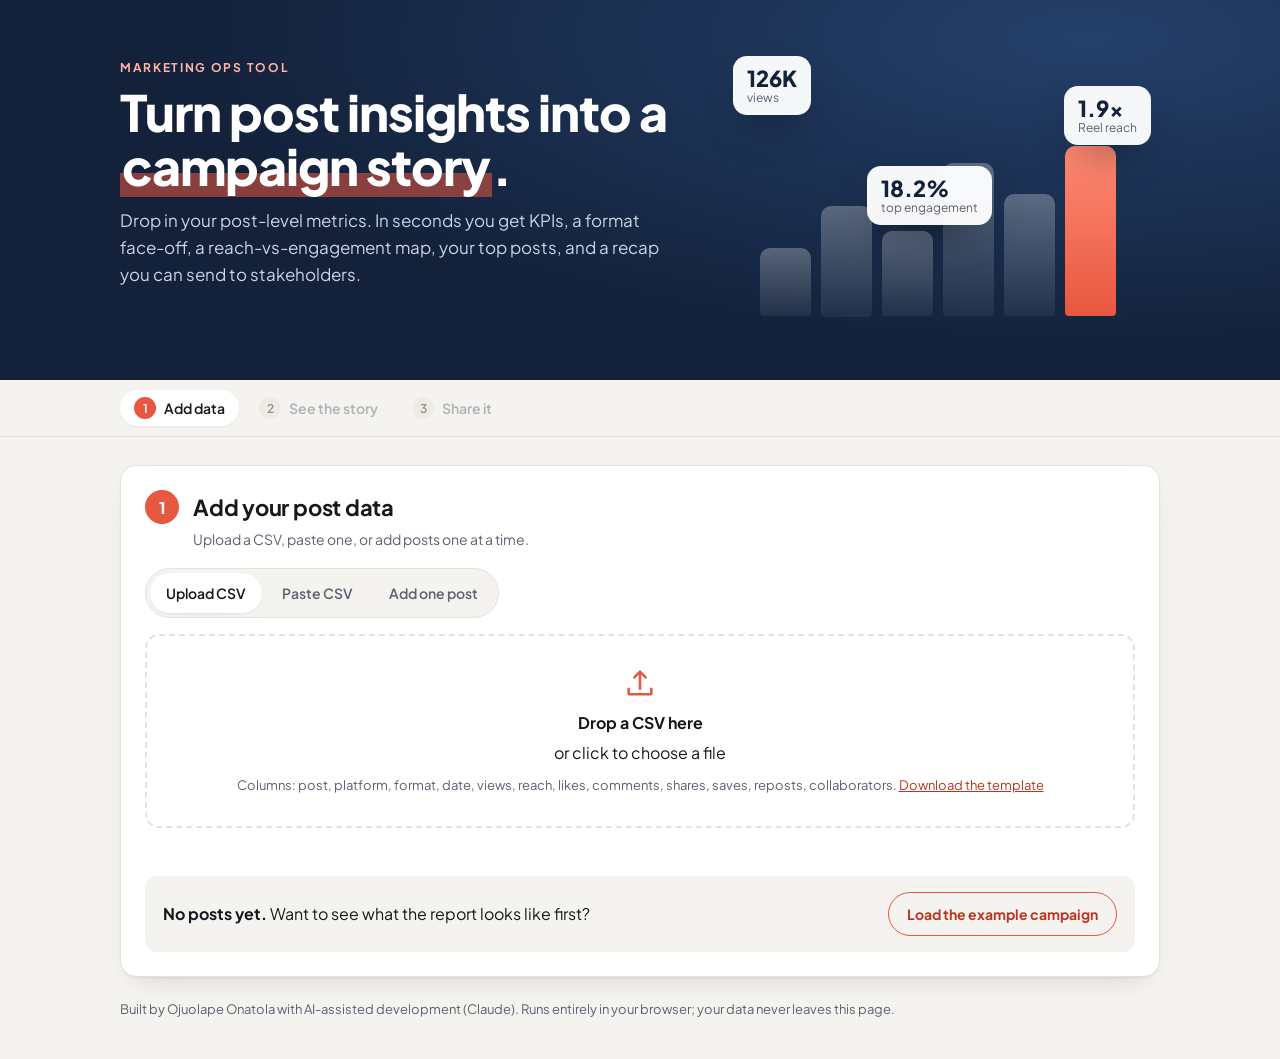
<file: index.html>
<!DOCTYPE html>
<html lang="en">
<head>
  <meta charset="utf-8">
  <meta name="viewport" content="width=device-width, initial-scale=1">
  <title>Campaign Report Builder</title>
  <meta name="description" content="Turn post-level social media metrics into a stakeholder-ready campaign performance report.">
  <link rel="preconnect" href="https://fonts.googleapis.com">
  <link rel="stylesheet" href="https://fonts.googleapis.com/css2?family=Plus+Jakarta+Sans:wght@400;500;600;700;800&display=swap">
  <link rel="stylesheet" href="styles.css">
</head>
<body>
  <a class="skip" href="#main">Skip to content</a>

  <!-- ===== HERO ===== -->
  <header class="hero">
    <div class="wrap hero__inner">
      <div class="hero__copy">
        <p class="eyebrow">Marketing ops tool</p>
        <h1>Turn post insights into a <span class="hl">campaign story</span>.</h1>
        <p class="lede">Drop in your post-level metrics. In seconds you get KPIs, a format face-off, a reach-vs-engagement map, your top posts, and a recap you can send to stakeholders.</p>
      </div>
      <div class="hero__art" aria-hidden="true">
        <div class="float float--a"><span class="float__num">126K</span><span class="float__lbl">views</span></div>
        <div class="float float--b"><span class="float__num">1.9×</span><span class="float__lbl">Reel reach</span></div>
        <div class="float float--c"><span class="float__num">18.2%</span><span class="float__lbl">top engagement</span></div>
        <div class="mini-bars"><i style="--h:40%"></i><i style="--h:65%"></i><i style="--h:50%"></i><i style="--h:90%"></i><i style="--h:72%"></i><i style="--h:100%"></i></div>
      </div>
    </div>
  </header>

  <!-- ===== STEP NAV ===== -->
  <nav class="stepnav" id="stepnav" aria-label="Steps">
    <div class="wrap stepnav__inner">
      <a href="#step1" class="stepnav__item is-active" data-step="step1"><span>1</span> Add data</a>
      <a href="#report" class="stepnav__item is-locked" data-step="report"><span>2</span> See the story</a>
      <a href="#share" class="stepnav__item is-locked" data-step="share"><span>3</span> Share it</a>
      <button type="button" class="stepnav__clear" id="btnClear">Clear data</button>
    </div>
  </nav>

  <main id="main" class="wrap">

    <!-- ===== STEP 1: DATA ===== -->
    <section class="card" id="step1" aria-labelledby="step1-title">
      <div class="card__head">
        <span class="step">1</span>
        <div>
          <h2 id="step1-title" tabindex="-1">Add your post data</h2>
          <p class="card__sub">Upload a CSV, paste one, or add posts one at a time.</p>
        </div>
      </div>

      <div class="tabs" role="tablist" aria-label="Ways to add data">
        <button role="tab" id="tab-upload" aria-controls="panel-upload" aria-selected="true">Upload CSV</button>
        <button role="tab" id="tab-paste" aria-controls="panel-paste" aria-selected="false" tabindex="-1">Paste CSV</button>
        <button role="tab" id="tab-form" aria-controls="panel-form" aria-selected="false" tabindex="-1">Add one post</button>
      </div>

      <div role="tabpanel" id="panel-upload" aria-labelledby="tab-upload" class="panel">
        <label class="drop" for="fileInput">
          <input type="file" id="fileInput" accept=".csv,text/csv">
          <svg class="drop__icon" viewBox="0 0 24 24" aria-hidden="true"><path d="M12 16V4m0 0l-4 4m4-4l4 4M4 16v3a1 1 0 001 1h14a1 1 0 001-1v-3" fill="none" stroke="currentColor" stroke-width="1.8" stroke-linecap="round" stroke-linejoin="round"/></svg>
          <strong>Drop a CSV here</strong> or click to choose a file
          <span class="hint">Columns: post, platform, format, date, views, reach, likes, comments, shares, saves, reposts, collaborators. <a href="sample-data.csv" download>Download the template</a></span>
        </label>
      </div>

      <div role="tabpanel" id="panel-paste" aria-labelledby="tab-paste" class="panel" hidden>
        <label for="pasteInput" class="label">Paste CSV text (first row = column names)</label>
        <textarea id="pasteInput" rows="6" spellcheck="false" placeholder="post,platform,format,date,views,reach,likes,comments,shares,saves,reposts"></textarea>
        <button type="button" class="btn" id="btnPaste">Add pasted rows</button>
      </div>

      <div role="tabpanel" id="panel-form" aria-labelledby="tab-form" class="panel" hidden>
        <form id="rowForm" class="form-grid">
          <label>Post name<input name="post" required placeholder="e.g. Save-the-date graphic"></label>
          <label>Platform<input name="platform" required placeholder="Instagram"></label>
          <label>Format<input name="format" required placeholder="Reel, Post, Story…"></label>
          <label>Date<input name="date" type="date"></label>
          <label>Views<input name="views" type="number" min="0" inputmode="numeric"></label>
          <label>Reach<input name="reach" type="number" min="0" inputmode="numeric" required></label>
          <label>Likes<input name="likes" type="number" min="0" inputmode="numeric"></label>
          <label>Comments<input name="comments" type="number" min="0" inputmode="numeric"></label>
          <label>Shares<input name="shares" type="number" min="0" inputmode="numeric"></label>
          <label>Saves<input name="saves" type="number" min="0" inputmode="numeric"></label>
          <label>Reposts<input name="reposts" type="number" min="0" inputmode="numeric"></label>
          <div class="form-grid__submit"><button type="submit" class="btn">Add post</button></div>
        </form>
      </div>

      <p class="status" id="status" role="status" aria-live="polite"></p>

      <div class="empty" id="emptyState">
        <p><strong>No posts yet.</strong> Want to see what the report looks like first?</p>
        <button type="button" class="btn btn--ghost" id="btnExample2">Load the example campaign</button>
      </div>

      <details class="table-details" id="tableWrap" hidden>
        <summary><span id="tableCount">0 posts</span> in this report · view or remove</summary>
        <div class="table-wrap">
          <table>
            <caption class="sr-only">Posts in this report</caption>
            <thead>
              <tr>
                <th scope="col">Post</th><th scope="col">Format</th>
                <th scope="col" class="num">Reach</th><th scope="col" class="num">Views</th>
                <th scope="col" class="num">Interactions</th><th scope="col" class="num">Eng. rate</th>
                <th scope="col"><span class="sr-only">Remove</span></th>
              </tr>
            </thead>
            <tbody id="tableBody"></tbody>
          </table>
        </div>
      </details>
    </section>

    <!-- ===== STEP 2: REPORT ===== -->
    <section id="report" aria-labelledby="report-title" hidden>
      <!-- Shown only when viewing the built-in example campaign -->
      <div class="mode-banner" id="modeBanner" hidden>
        <p><strong>You're viewing an example campaign:</strong> real International Week 2026 Instagram posts. Nothing to upload, just scroll.</p>
        <button type="button" class="btn btn--ghost" id="btnOwnFromExample">Use my own data instead</button>
      </div>
      <div class="story">
        <p class="eyebrow eyebrow--dark">The headline</p>
        <h2 id="report-title" class="story__headline" tabindex="-1"></h2>
        <p class="story__sub" id="storySub"></p>
      </div>

      <div class="kpis" id="kpis"></div>
      <p class="hint kpi-note">Engagement rate = (likes + comments + shares + saves + reposts) ÷ accounts reached. Total reach counts people who saw several posts more than once.</p>

      <div class="card">
        <div class="card__head card__head--tight">
          <div>
            <p class="eyebrow eyebrow--dark">Format face-off</p>
            <h3 class="h3">Which format got in front of more people?</h3>
          </div>
        </div>
        <div class="faceoff" id="faceoff"></div>
      </div>

      <div class="card">
        <div class="card__head card__head--tight">
          <div>
            <p class="eyebrow eyebrow--dark">Reach vs. engagement map</p>
            <h3 class="h3">Every post, at a glance</h3>
            <p class="card__sub">Further right = reached more accounts. Higher = stronger reaction from the people reached. Hover or tab to a dot for details.</p>
          </div>
        </div>
        <div class="scatter" id="scatter"></div>
        <div class="legend" id="legend"></div>
      </div>

      <div class="card">
        <div class="card__head card__head--tight">
          <div>
            <p class="eyebrow eyebrow--dark">Leaderboard</p>
            <h3 class="h3">Top posts</h3>
          </div>
          <label class="inline-select">Rank by
            <select id="rankBy">
              <option value="reach">Reach</option>
              <option value="views">Views</option>
              <option value="engagementRate">Engagement rate</option>
              <option value="shareRate">Share rate</option>
              <option value="interactions">Total interactions</option>
            </select>
          </label>
        </div>
        <ol class="leaders" id="ranking"></ol>
      </div>

      <div class="card">
        <div class="card__head card__head--tight">
          <div>
            <p class="eyebrow eyebrow--dark">Breakdown</p>
            <h3 class="h3">Average reach per post</h3>
          </div>
        </div>
        <div class="grid2">
          <div><p class="mini-title">By format</p><div class="bars" id="barsFormat"></div></div>
          <div><p class="mini-title">By platform</p><div class="bars" id="barsPlatform"></div></div>
          <div><p class="mini-title">By number of collaborators</p><div class="bars" id="barsCollab"></div>
            <p class="hint">Posts without a collaborator count are left out.</p>
          </div>
        </div>
      </div>

      <div class="insights-wrap">
        <p class="eyebrow eyebrow--dark">What the data says</p>
        <ul class="insights" id="insights"></ul>
      </div>
    </section>

    <!-- ===== STEP 3: SHARE ===== -->
    <section class="card memo" id="share" aria-labelledby="share-title" hidden>
      <div class="card__head">
        <span class="step">3</span>
        <div>
          <h2 id="share-title">Share it</h2>
          <p class="card__sub">Edit the recap, add your recommendation, and send it.</p>
        </div>
      </div>
      <label for="summaryText" class="label">Stakeholder summary (editable)</label>
      <textarea id="summaryText" rows="12"></textarea>
      <div class="actions">
        <button type="button" class="btn btn--ghost" id="btnCopySummary">Copy summary</button>
        <button type="button" class="btn btn--ghost" id="btnCopyPrompt">Copy AI prompt (Claude / Gemini)</button>
        <button type="button" class="btn btn--ghost" id="btnDownload">Download metrics CSV</button>
        <button type="button" class="btn btn--ghost" id="btnPrint">Print / save as PDF</button>
      </div>
      <p class="status" id="shareStatus" role="status" aria-live="polite"></p>
      <p class="hint">The AI prompt packages your metrics with instructions so an assistant can draft a narrative recap. Review anything it writes before sending.</p>
    </section>

  </main>

  <div class="tooltip" id="tooltip" role="tooltip" hidden></div>

  <footer class="wrap foot">
    Built by Ojuolape Onatola with AI-assisted development (Claude). Runs entirely in your browser; your data never leaves this page.
  </footer>

  <script src="app.js"></script>
</body>
</html>
</file>
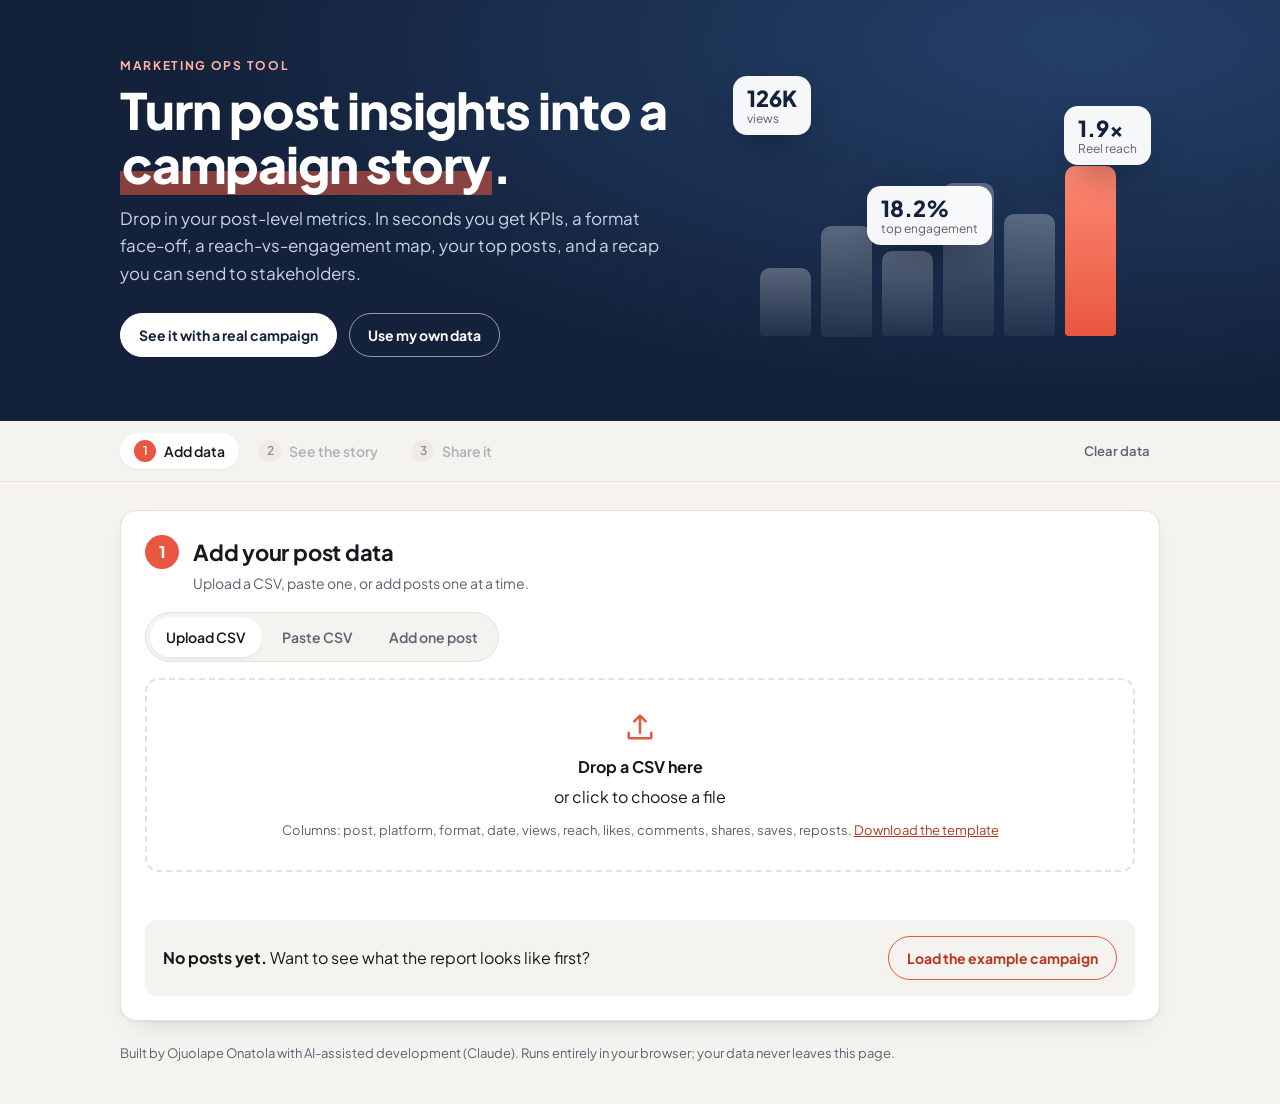
<file: campaign-report-builder/index.html>
<!DOCTYPE html>
<html lang="en">
<head>
  <meta charset="utf-8">
  <meta name="viewport" content="width=device-width, initial-scale=1">
  <title>Campaign Report Builder</title>
  <meta name="description" content="Turn post-level social media metrics into a stakeholder-ready campaign performance report.">
  <link rel="preconnect" href="https://fonts.googleapis.com">
  <link rel="stylesheet" href="https://fonts.googleapis.com/css2?family=Plus+Jakarta+Sans:wght@400;500;600;700;800&display=swap">
  <link rel="stylesheet" href="styles.css">
</head>
<body>
  <a class="skip" href="#main">Skip to content</a>

  <!-- ===== HERO ===== -->
  <header class="hero">
    <div class="wrap hero__inner">
      <div class="hero__copy">
        <p class="eyebrow">Marketing ops tool</p>
        <h1>Turn post insights into a <span class="hl">campaign story</span>.</h1>
        <p class="lede">Drop in your post-level metrics. In seconds you get KPIs, a format face-off, a reach-vs-engagement map, your top posts, and a recap you can send to stakeholders.</p>
        <div class="hero__actions">
          <button type="button" class="btn btn--light" id="btnExample">See it with a real campaign</button>
          <a class="btn btn--outline-light" href="#step1">Use my own data</a>
        </div>
      </div>
      <div class="hero__art" aria-hidden="true">
        <div class="float float--a"><span class="float__num">126K</span><span class="float__lbl">views</span></div>
        <div class="float float--b"><span class="float__num">1.9×</span><span class="float__lbl">Reel reach</span></div>
        <div class="float float--c"><span class="float__num">18.2%</span><span class="float__lbl">top engagement</span></div>
        <div class="mini-bars"><i style="--h:40%"></i><i style="--h:65%"></i><i style="--h:50%"></i><i style="--h:90%"></i><i style="--h:72%"></i><i style="--h:100%"></i></div>
      </div>
    </div>
  </header>

  <!-- ===== STEP NAV ===== -->
  <nav class="stepnav" aria-label="Steps">
    <div class="wrap stepnav__inner">
      <a href="#step1" class="stepnav__item is-active" data-step="step1"><span>1</span> Add data</a>
      <a href="#report" class="stepnav__item is-locked" data-step="report"><span>2</span> See the story</a>
      <a href="#share" class="stepnav__item is-locked" data-step="share"><span>3</span> Share it</a>
      <button type="button" class="stepnav__clear" id="btnClear">Clear data</button>
    </div>
  </nav>

  <main id="main" class="wrap">

    <!-- ===== STEP 1: DATA ===== -->
    <section class="card" id="step1" aria-labelledby="step1-title">
      <div class="card__head">
        <span class="step">1</span>
        <div>
          <h2 id="step1-title">Add your post data</h2>
          <p class="card__sub">Upload a CSV, paste one, or add posts one at a time.</p>
        </div>
      </div>

      <div class="tabs" role="tablist" aria-label="Ways to add data">
        <button role="tab" id="tab-upload" aria-controls="panel-upload" aria-selected="true">Upload CSV</button>
        <button role="tab" id="tab-paste" aria-controls="panel-paste" aria-selected="false" tabindex="-1">Paste CSV</button>
        <button role="tab" id="tab-form" aria-controls="panel-form" aria-selected="false" tabindex="-1">Add one post</button>
      </div>

      <div role="tabpanel" id="panel-upload" aria-labelledby="tab-upload" class="panel">
        <label class="drop" for="fileInput">
          <input type="file" id="fileInput" accept=".csv,text/csv">
          <svg class="drop__icon" viewBox="0 0 24 24" aria-hidden="true"><path d="M12 16V4m0 0l-4 4m4-4l4 4M4 16v3a1 1 0 001 1h14a1 1 0 001-1v-3" fill="none" stroke="currentColor" stroke-width="1.8" stroke-linecap="round" stroke-linejoin="round"/></svg>
          <strong>Drop a CSV here</strong> or click to choose a file
          <span class="hint">Columns: post, platform, format, date, views, reach, likes, comments, shares, saves, reposts. <a href="sample-data.csv" download>Download the template</a></span>
        </label>
      </div>

      <div role="tabpanel" id="panel-paste" aria-labelledby="tab-paste" class="panel" hidden>
        <label for="pasteInput" class="label">Paste CSV text (first row = column names)</label>
        <textarea id="pasteInput" rows="6" spellcheck="false" placeholder="post,platform,format,date,views,reach,likes,comments,shares,saves,reposts"></textarea>
        <button type="button" class="btn" id="btnPaste">Add pasted rows</button>
      </div>

      <div role="tabpanel" id="panel-form" aria-labelledby="tab-form" class="panel" hidden>
        <form id="rowForm" class="form-grid">
          <label>Post name<input name="post" required placeholder="e.g. Save-the-date graphic"></label>
          <label>Platform<input name="platform" required placeholder="Instagram"></label>
          <label>Format<input name="format" required placeholder="Reel, Post, Story…"></label>
          <label>Date<input name="date" type="date"></label>
          <label>Views<input name="views" type="number" min="0" inputmode="numeric"></label>
          <label>Reach<input name="reach" type="number" min="0" inputmode="numeric" required></label>
          <label>Likes<input name="likes" type="number" min="0" inputmode="numeric"></label>
          <label>Comments<input name="comments" type="number" min="0" inputmode="numeric"></label>
          <label>Shares<input name="shares" type="number" min="0" inputmode="numeric"></label>
          <label>Saves<input name="saves" type="number" min="0" inputmode="numeric"></label>
          <label>Reposts<input name="reposts" type="number" min="0" inputmode="numeric"></label>
          <div class="form-grid__submit"><button type="submit" class="btn">Add post</button></div>
        </form>
      </div>

      <p class="status" id="status" role="status" aria-live="polite"></p>

      <div class="empty" id="emptyState">
        <p><strong>No posts yet.</strong> Want to see what the report looks like first?</p>
        <button type="button" class="btn btn--ghost" id="btnExample2">Load the example campaign</button>
      </div>

      <details class="table-details" id="tableWrap" hidden>
        <summary><span id="tableCount">0 posts</span> in this report · view or remove</summary>
        <div class="table-wrap">
          <table>
            <caption class="sr-only">Posts in this report</caption>
            <thead>
              <tr>
                <th scope="col">Post</th><th scope="col">Format</th>
                <th scope="col" class="num">Reach</th><th scope="col" class="num">Views</th>
                <th scope="col" class="num">Interactions</th><th scope="col" class="num">Eng. rate</th>
                <th scope="col"><span class="sr-only">Remove</span></th>
              </tr>
            </thead>
            <tbody id="tableBody"></tbody>
          </table>
        </div>
      </details>
    </section>

    <!-- ===== STEP 2: REPORT ===== -->
    <section id="report" aria-labelledby="report-title" hidden>
      <div class="story">
        <p class="eyebrow eyebrow--dark">The headline</p>
        <h2 id="report-title" class="story__headline"></h2>
        <p class="story__sub" id="storySub"></p>
      </div>

      <div class="kpis" id="kpis"></div>
      <p class="hint kpi-note">Engagement rate = (likes + comments + shares + saves + reposts) ÷ accounts reached. Total reach counts people who saw several posts more than once.</p>

      <div class="card">
        <div class="card__head card__head--tight">
          <div>
            <p class="eyebrow eyebrow--dark">Format face-off</p>
            <h3 class="h3">Which format got in front of more people?</h3>
          </div>
        </div>
        <div class="faceoff" id="faceoff"></div>
      </div>

      <div class="card">
        <div class="card__head card__head--tight">
          <div>
            <p class="eyebrow eyebrow--dark">Reach vs. engagement map</p>
            <h3 class="h3">Every post, at a glance</h3>
            <p class="card__sub">Further right = reached more accounts. Higher = stronger reaction from the people reached. Hover or tab to a dot for details.</p>
          </div>
        </div>
        <div class="scatter" id="scatter"></div>
        <div class="legend" id="legend"></div>
      </div>

      <div class="card">
        <div class="card__head card__head--tight">
          <div>
            <p class="eyebrow eyebrow--dark">Leaderboard</p>
            <h3 class="h3">Top posts</h3>
          </div>
          <label class="inline-select">Rank by
            <select id="rankBy">
              <option value="reach">Reach</option>
              <option value="views">Views</option>
              <option value="engagementRate">Engagement rate</option>
              <option value="shareRate">Share rate</option>
              <option value="interactions">Total interactions</option>
            </select>
          </label>
        </div>
        <ol class="leaders" id="ranking"></ol>
      </div>

      <div class="card">
        <div class="card__head card__head--tight">
          <div>
            <p class="eyebrow eyebrow--dark">Breakdown</p>
            <h3 class="h3">Average reach per post</h3>
          </div>
        </div>
        <div class="grid2">
          <div><p class="mini-title">By format</p><div class="bars" id="barsFormat"></div></div>
          <div><p class="mini-title">By platform</p><div class="bars" id="barsPlatform"></div></div>
        </div>
      </div>

      <div class="insights-wrap">
        <p class="eyebrow eyebrow--dark">What the data says</p>
        <ul class="insights" id="insights"></ul>
      </div>
    </section>

    <!-- ===== STEP 3: SHARE ===== -->
    <section class="card memo" id="share" aria-labelledby="share-title" hidden>
      <div class="card__head">
        <span class="step">3</span>
        <div>
          <h2 id="share-title">Share it</h2>
          <p class="card__sub">Edit the recap, add your recommendation, and send it.</p>
        </div>
      </div>
      <label for="summaryText" class="label">Stakeholder summary (editable)</label>
      <textarea id="summaryText" rows="12"></textarea>
      <div class="actions">
        <button type="button" class="btn" id="btnCopySummary">Copy summary</button>
        <button type="button" class="btn btn--ghost" id="btnCopyPrompt">Copy AI prompt (Claude / Gemini)</button>
        <button type="button" class="btn btn--ghost" id="btnDownload">Download metrics CSV</button>
        <button type="button" class="btn btn--ghost" id="btnPrint">Print / save as PDF</button>
      </div>
      <p class="hint">The AI prompt packages your metrics with instructions so an assistant can draft a narrative recap. Review anything it writes before sending.</p>
    </section>

  </main>

  <div class="tooltip" id="tooltip" role="tooltip" hidden></div>

  <footer class="wrap foot">
    Built by Ojuolape Onatola with AI-assisted development (Claude). Runs entirely in your browser; your data never leaves this page.
  </footer>

  <script src="app.js"></script>
</body>
</html>
</file>
<file: styles.css>
/* ===== Design tokens: change colors and fonts here ===== */
:root {
  --bg: #f5f3ef;
  --card: #ffffff;
  --text: #16181d;
  --muted: #5d6170;
  --line: #e6e2da;
  --navy: #13213a;
  --navy-2: #24406a;
  --accent: #e8573f;        /* coral: buttons, highlights */
  --accent-ink: #b8361f;    /* darker coral for text on light backgrounds */
  --accent-soft: #fde9e4;
  --good: #1b7a4a;
  --warn: #9a5b00;
  /* colors for formats/series in charts (assigned in order) */
  --s1: #e8573f; --s2: #2f6fb5; --s3: #e0a21b; --s4: #3a9a74; --s5: #8a5cc2;
  --radius: 16px;
  --font: "Plus Jakarta Sans", system-ui, -apple-system, "Segoe UI", Roboto, Arial, sans-serif;
  --shadow: 0 1px 2px rgba(20, 24, 33, .05), 0 12px 28px -18px rgba(20, 24, 33, .25);
}
@media (prefers-color-scheme: dark) {
  :root {
    --bg: #101218; --card: #191c24; --text: #eceef3; --muted: #a2a7b5; --line: #2c303b;
    --accent: #ff7a63; --accent-ink: #ff8f7a; --accent-soft: #3a211d; --good: #5cc48a; --warn: #e2a54a;
    --s1: #ff7a63; --s2: #6aa8ec; --s3: #f2c14e; --s4: #5fc79f; --s5: #b28be6;
    --shadow: 0 1px 2px rgba(0,0,0,.3), 0 12px 28px -18px rgba(0,0,0,.6);
  }
}

* { box-sizing: border-box; }
/* Anything marked hidden is fully removed from the layout (no empty gaps), even if a class sets display. */
[hidden] { display: none !important; }
html { scroll-behavior: smooth; scroll-padding-top: 70px; }
body { margin: 0; background: var(--bg); color: var(--text); font: 16px/1.6 var(--font); -webkit-font-smoothing: antialiased; }
.wrap { max-width: 1080px; margin: 0 auto; padding: 0 20px; }
.sr-only { position: absolute; width: 1px; height: 1px; overflow: hidden; clip: rect(0 0 0 0); white-space: nowrap; }
.skip { position: absolute; left: 12px; top: -50px; background: var(--text); color: var(--bg); padding: 8px 12px; z-index: 50; border-radius: 8px; }
.skip:focus { top: 12px; }
:focus-visible { outline: 3px solid var(--accent); outline-offset: 2px; }
a { color: var(--accent-ink); }

/* ===== Hero ===== */
.hero { background: radial-gradient(120% 140% at 85% 10%, var(--navy-2) 0%, var(--navy) 60%); color: #fff; padding: 56px 0 64px; overflow: hidden; }
.hero__inner { display: grid; grid-template-columns: 1.25fr 1fr; gap: 40px; align-items: center; }
.eyebrow { margin: 0 0 8px; font-size: 12px; font-weight: 700; letter-spacing: .14em; text-transform: uppercase; color: #ffb4a6; }
.eyebrow--dark { color: var(--accent-ink); }
h1 { margin: 0 0 14px; font-size: clamp(32px, 5vw, 50px); line-height: 1.08; letter-spacing: -.02em; font-weight: 800; }
.hl { background: linear-gradient(transparent 62%, rgba(232, 87, 63, .55) 62%); padding: 0 2px; }
.lede { margin: 0 0 26px; max-width: 560px; color: #c9d2e3; font-size: 17px; }
.hero__art { position: relative; height: 260px; }
.mini-bars { position: absolute; left: 10%; right: 10%; bottom: 0; height: 170px; display: flex; align-items: flex-end; gap: 10px; }
.mini-bars i { flex: 1; height: var(--h); border-radius: 10px 10px 4px 4px; background: linear-gradient(180deg, rgba(255,255,255,.28), rgba(255,255,255,.06)); animation: grow 1.2s cubic-bezier(.2,.8,.2,1) both; }
.mini-bars i:nth-child(6) { background: linear-gradient(180deg, #ff8a74, var(--accent)); }
.mini-bars i:nth-child(n) { animation-delay: calc(var(--h) * 0); }
.float { position: absolute; background: rgba(255,255,255,.96); color: var(--navy); border-radius: 14px; padding: 10px 14px; box-shadow: 0 18px 40px -16px rgba(0,0,0,.5); display: flex; flex-direction: column; line-height: 1.15; animation: bob 6s ease-in-out infinite; z-index: 1; }
.float__num { font-weight: 800; font-size: 22px; }
.float__lbl { font-size: 12px; color: #5d6170; }
.float--a { top: 0; left: 4%; }
.float--b { top: 30px; right: 2%; animation-delay: -2s; }
.float--c { top: 110px; left: 34%; animation-delay: -4s; }
@keyframes bob { 0%,100% { transform: translateY(0); } 50% { transform: translateY(-8px); } }
@keyframes grow { from { transform: scaleY(0); transform-origin: bottom; } to { transform: scaleY(1); transform-origin: bottom; } }

/* ===== Buttons ===== */
.btn { appearance: none; border: 1.5px solid var(--accent); background: var(--accent); color: #fff; font: 700 14px var(--font); padding: 11px 18px; border-radius: 999px; cursor: pointer; min-height: 44px; text-decoration: none; display: inline-flex; align-items: center; gap: 6px; transition: transform .15s, box-shadow .15s, background .15s; }
.btn:hover { transform: translateY(-1px); box-shadow: 0 8px 18px -10px var(--accent); }
.btn--ghost { background: transparent; color: var(--accent-ink); }
.btn--ghost:hover { background: var(--accent-soft); box-shadow: none; }

/* ===== Step nav ===== */
.stepnav { position: sticky; top: 0; z-index: 20; background: color-mix(in srgb, var(--bg) 88%, transparent); backdrop-filter: blur(8px); border-bottom: 1px solid var(--line); margin-bottom: 28px; }
.stepnav__inner { display: flex; align-items: center; gap: 6px; padding-top: 10px; padding-bottom: 10px; overflow-x: auto; }
.stepnav__item { display: inline-flex; align-items: center; gap: 8px; padding: 7px 14px; border-radius: 999px; text-decoration: none; color: var(--muted); font-weight: 600; font-size: 14px; white-space: nowrap; }
.stepnav__item span { display: grid; place-items: center; width: 22px; height: 22px; border-radius: 50%; background: var(--line); color: var(--text); font-size: 12px; }
.stepnav__item.is-active { background: var(--card); color: var(--text); box-shadow: var(--shadow); }
.stepnav__item.is-active span { background: var(--accent); color: #fff; }
.stepnav__item.is-locked { opacity: .45; pointer-events: none; }
.stepnav__clear { margin-left: auto; background: none; border: 0; color: var(--muted); font: 600 13px var(--font); cursor: pointer; padding: 8px 10px; border-radius: 8px; min-height: 40px; white-space: nowrap; }
.stepnav__clear:hover { color: var(--accent-ink); background: var(--accent-soft); }

/* ===== Example-campaign banner ===== */
.mode-banner { display: flex; align-items: center; justify-content: space-between; gap: 12px 18px; flex-wrap: wrap; margin-bottom: 18px; padding: 14px 18px; border-radius: 14px; background: var(--accent-soft); border: 1px solid color-mix(in srgb, var(--accent) 35%, var(--line)); }
.mode-banner p { margin: 0; font-size: 15px; }
#report-title:focus, #step1-title:focus { outline: none; }

/* ===== Cards ===== */
.card { background: var(--card); border: 1px solid var(--line); border-radius: var(--radius); padding: 24px; margin-bottom: 22px; box-shadow: var(--shadow); }
.card__head { display: flex; align-items: flex-start; gap: 14px; margin-bottom: 18px; flex-wrap: wrap; }
.card__head > div { flex: 1; min-width: 220px; }
.card__head--tight { margin-bottom: 14px; }
.card__head h2 { margin: 0; font-size: 22px; letter-spacing: -.01em; }
.card__sub { margin: 2px 0 0; color: var(--muted); font-size: 14px; }
.h3 { margin: 0; font-size: 20px; letter-spacing: -.01em; }
.step { display: grid; place-items: center; width: 34px; height: 34px; border-radius: 50%; background: var(--accent); color: #fff; font-weight: 800; flex: none; }
.mini-title { margin: 0 0 10px; font-size: 13px; font-weight: 700; color: var(--muted); text-transform: uppercase; letter-spacing: .08em; }

/* ===== Inputs ===== */
.label { display: block; font-weight: 600; font-size: 14px; margin-bottom: 6px; }
textarea, input, select { width: 100%; font: 14px var(--font); color: var(--text); background: var(--bg); border: 1px solid var(--line); border-radius: 10px; padding: 10px 12px; }
textarea { font-family: ui-monospace, Consolas, monospace; resize: vertical; margin-bottom: 12px; }
#summaryText { font-family: var(--font); line-height: 1.6; background: var(--card); }
.hint { display: block; font-size: 13px; color: var(--muted); margin-top: 6px; }

/* "Rank by" label + dropdown: smaller label; custom arrow with room from the right edge */
.inline-select { display: flex; flex-direction: column; gap: 6px; font-size: 13px; font-weight: 600; }
.inline-select select {
  appearance: none; -webkit-appearance: none; padding-right: 32px; cursor: pointer;
  background-image: url("data:image/svg+xml,%3Csvg xmlns='http://www.w3.org/2000/svg' viewBox='0 0 12 8'%3E%3Cpath d='M1 1.5l5 5 5-5' fill='none' stroke='%235d6170' stroke-width='1.6' stroke-linecap='round' stroke-linejoin='round'/%3E%3C/svg%3E");
  background-repeat: no-repeat; background-position: right 16px center; background-size: 12px 8px;
}
@media (prefers-color-scheme: dark) {
  .inline-select select { background-image: url("data:image/svg+xml,%3Csvg xmlns='http://www.w3.org/2000/svg' viewBox='0 0 12 8'%3E%3Cpath d='M1 1.5l5 5 5-5' fill='none' stroke='%23a2a7b5' stroke-width='1.6' stroke-linecap='round' stroke-linejoin='round'/%3E%3C/svg%3E"); }
}

.tabs { display: inline-flex; gap: 4px; padding: 4px; background: var(--bg); border: 1px solid var(--line); border-radius: 999px; margin-bottom: 16px; max-width: 100%; overflow-x: auto; }
.tabs button { appearance: none; background: none; border: 0; padding: 8px 16px; font: 600 14px var(--font); color: var(--muted); cursor: pointer; white-space: nowrap; border-radius: 999px; min-height: 40px; }
.tabs button[aria-selected="true"] { background: var(--card); color: var(--text); box-shadow: var(--shadow); }

.drop { display: flex; flex-direction: column; align-items: center; gap: 4px; border: 2px dashed var(--line); border-radius: 14px; padding: 30px 20px; text-align: center; cursor: pointer; transition: border-color .15s, background .15s; }
.drop:hover, .drop.is-over { border-color: var(--accent); background: var(--accent-soft); }
.drop input { position: absolute; opacity: 0; width: 1px; height: 1px; }
.drop:focus-within { outline: 3px solid var(--accent); outline-offset: 2px; }
.drop__icon { width: 34px; height: 34px; color: var(--accent); margin-bottom: 6px; }

.form-grid { display: grid; grid-template-columns: repeat(auto-fill, minmax(150px, 1fr)); gap: 10px 12px; }
.form-grid label { font-size: 13px; font-weight: 600; display: flex; flex-direction: column; gap: 4px; }
.form-grid__submit { display: flex; align-items: flex-end; }

.status { min-height: 1.4em; margin: 14px 0 0; font-size: 14px; font-weight: 600; }
.status.is-error { color: var(--warn); }
.status.is-ok { color: var(--good); }

.empty { margin-top: 14px; padding: 16px 18px; border-radius: 12px; background: var(--bg); display: flex; align-items: center; justify-content: space-between; gap: 12px; flex-wrap: wrap; }
.empty p { margin: 0; }

.table-details { margin-top: 14px; border: 1px solid var(--line); border-radius: 12px; }
.table-details summary { cursor: pointer; padding: 12px 16px; font-weight: 600; font-size: 14px; color: var(--muted); }
.table-details summary span { color: var(--text); }
.table-wrap { overflow-x: auto; }
table { width: 100%; border-collapse: collapse; font-size: 14px; }
th, td { padding: 10px 14px; border-top: 1px solid var(--line); text-align: left; white-space: nowrap; }
th { font-size: 12px; text-transform: uppercase; letter-spacing: .05em; color: var(--muted); }
.num { text-align: right; font-variant-numeric: tabular-nums; }
.remove { background: none; border: 0; color: var(--muted); cursor: pointer; font-size: 18px; min-width: 36px; min-height: 36px; border-radius: 8px; }
.remove:hover { color: var(--accent-ink); background: var(--accent-soft); }

/* ===== Format chips ===== */
.chip { display: inline-flex; align-items: center; gap: 6px; font-size: 12px; font-weight: 700; padding: 3px 10px; border-radius: 999px; background: color-mix(in srgb, var(--c) 14%, transparent); color: var(--text); white-space: nowrap; }
.chip::before { content: ""; width: 8px; height: 8px; border-radius: 50%; background: var(--c); }

/* ===== Story headline ===== */
.story { padding: 6px 4px 18px; }
.story__headline { margin: 0; font-size: clamp(28px, 4.4vw, 44px); line-height: 1.12; letter-spacing: -.02em; font-weight: 800; max-width: 900px; }
.story__headline em { font-style: normal; color: var(--accent-ink); }
.story__sub { margin: 10px 0 0; color: var(--muted); font-size: 17px; max-width: 760px; }

/* ===== KPIs ===== */
.kpis { display: grid; grid-template-columns: repeat(auto-fit, minmax(160px, 1fr)); gap: 14px; }
.kpi { background: var(--card); border: 1px solid var(--line); border-radius: var(--radius); padding: 18px; box-shadow: var(--shadow); position: relative; overflow: hidden; }
.kpi::after { content: ""; position: absolute; left: 0; top: 0; bottom: 0; width: 4px; background: var(--k, var(--accent)); }
.kpi__value { font-size: 30px; font-weight: 800; line-height: 1.1; letter-spacing: -.02em; font-variant-numeric: tabular-nums; }
.kpi__label { font-size: 13px; color: var(--muted); font-weight: 600; margin-top: 4px; }
.kpi-note { margin: 10px 4px 24px; }

/* ===== Face-off ===== */
.faceoff { display: grid; grid-template-columns: 1fr auto 1fr; gap: 18px; align-items: stretch; }
.fo-side { border-radius: 14px; padding: 20px; background: color-mix(in srgb, var(--c) 9%, var(--card)); border: 1px solid color-mix(in srgb, var(--c) 30%, var(--line)); }
.fo-side.is-winner { box-shadow: inset 0 0 0 2px var(--c); }
.fo-side__name { display: flex; align-items: center; justify-content: space-between; gap: 8px; font-weight: 800; font-size: 18px; }
.fo-crown { font-size: 11px; font-weight: 800; letter-spacing: .08em; text-transform: uppercase; background: var(--c); color: #fff; padding: 3px 8px; border-radius: 999px; }
.fo-big { font-size: 40px; font-weight: 800; letter-spacing: -.02em; margin: 10px 0 0; line-height: 1; font-variant-numeric: tabular-nums; }
.fo-lbl { color: var(--muted); font-size: 13px; font-weight: 600; }
.fo-row { display: flex; justify-content: space-between; border-top: 1px solid color-mix(in srgb, var(--c) 25%, var(--line)); margin-top: 14px; padding-top: 10px; font-size: 14px; }
.fo-vs { display: grid; place-items: center; text-align: center; }
.fo-mult { font-size: 34px; font-weight: 800; color: var(--accent-ink); line-height: 1; }
.fo-mult-lbl { font-size: 12px; color: var(--muted); font-weight: 600; max-width: 110px; }
.fo-note { margin: 14px 0 0; font-size: 14px; color: var(--muted); }

/* ===== Scatter ===== */
.scatter { width: 100%; }
.scatter svg { width: 100%; height: auto; display: block; overflow: visible; }
.scatter .axis { stroke: var(--line); }
.scatter .gridline { stroke: var(--line); stroke-dasharray: 3 4; }
.scatter .tick { fill: var(--muted); font-size: 11px; font-family: var(--font); }
.scatter .axis-title { fill: var(--muted); font-size: 12px; font-weight: 700; font-family: var(--font); }
.scatter .dot { cursor: pointer; stroke: var(--card); stroke-width: 2; transition: r .15s; }
.scatter .dot:hover, .scatter .dot:focus { r: 11; outline: none; stroke: var(--text); }
.scatter .avgline { stroke: var(--muted); stroke-dasharray: 2 4; }
.scatter .avglabel { fill: var(--muted); font-size: 11px; font-family: var(--font); }
.legend { display: flex; gap: 10px; flex-wrap: wrap; margin-top: 10px; }
.tooltip { position: fixed; z-index: 60; pointer-events: none; background: var(--navy); color: #fff; padding: 10px 12px; border-radius: 10px; font-size: 13px; line-height: 1.4; max-width: 240px; box-shadow: 0 14px 30px -12px rgba(0,0,0,.5); transform: translate(-50%, calc(-100% - 14px)); }
.tooltip strong { display: block; font-size: 14px; margin-bottom: 2px; }

/* ===== Leaderboard ===== */
.leaders { list-style: none; margin: 0; padding: 0; display: grid; gap: 10px; }
.leader { display: grid; grid-template-columns: 44px 1fr auto; gap: 14px; align-items: center; padding: 12px 14px; border: 1px solid var(--line); border-radius: 12px; background: var(--card); transition: transform .15s, box-shadow .15s; }
.leader:hover { transform: translateX(3px); box-shadow: var(--shadow); }
.leader__rank { display: grid; place-items: center; width: 40px; height: 40px; border-radius: 12px; background: var(--bg); font-weight: 800; font-size: 18px; }
.leader:first-child .leader__rank { background: var(--accent); color: #fff; }
.leader__name { font-weight: 700; margin-bottom: 4px; }
.leader__meta { display: flex; gap: 8px; align-items: center; flex-wrap: wrap; font-size: 13px; color: var(--muted); }
.leader__metric { text-align: right; }
.leader__val { font-size: 22px; font-weight: 800; font-variant-numeric: tabular-nums; line-height: 1.1; }
.leader__lbl { font-size: 12px; color: var(--muted); }
.leader__bar { grid-column: 2 / -1; height: 6px; border-radius: 6px; background: var(--bg); overflow: hidden; }
.leader__bar i { display: block; height: 100%; width: var(--w); background: var(--c); border-radius: 6px; transition: width .8s cubic-bezier(.2,.8,.2,1); }

/* ===== Bars ===== */
.grid2 { display: grid; grid-template-columns: 1fr 1fr; gap: 28px; }
.bars { display: flex; flex-direction: column; gap: 12px; }
.bar { display: grid; grid-template-columns: 110px 1fr 70px; gap: 10px; align-items: center; font-size: 14px; }
.bar__track { display: block; background: var(--bg); border-radius: 8px; height: 22px; overflow: hidden; }
.bar__fill { display: block; height: 100%; background: var(--c, var(--accent)); border-radius: 8px; transition: width .8s cubic-bezier(.2,.8,.2,1); }
.bar__val { text-align: right; font-weight: 700; font-variant-numeric: tabular-nums; }
.bar__n { color: var(--muted); font-size: 12px; }

/* ===== Insights ===== */
.insights-wrap { margin: 6px 0 26px; }
.insights { list-style: none; margin: 0; padding: 0; display: grid; grid-template-columns: repeat(auto-fit, minmax(260px, 1fr)); gap: 14px; }
.insight { background: var(--card); border: 1px solid var(--line); border-radius: var(--radius); padding: 18px; box-shadow: var(--shadow); display: flex; gap: 12px; }
.insight__icon { flex: none; width: 36px; height: 36px; border-radius: 10px; display: grid; place-items: center; background: var(--accent-soft); color: var(--accent-ink); }
.insight__icon svg { width: 20px; height: 20px; }
.insight p { margin: 0; font-weight: 600; }
.insight .caveat { display: block; margin-top: 6px; font-weight: 500; color: var(--warn); font-size: 13px; }

/* ===== Memo ===== */
.memo { border-top: 4px solid var(--accent); }
.actions { display: flex; gap: 10px; flex-wrap: wrap; }
.foot { color: var(--muted); font-size: 13px; padding-bottom: 40px; }

/* ===== Reveal on scroll ===== */
.reveal { opacity: 0; transform: translateY(16px); transition: opacity .6s ease, transform .6s ease; }
.reveal.is-in { opacity: 1; transform: none; }

/* ===== Responsive ===== */
@media (max-width: 820px) {
  .hero { padding: 40px 0 44px; }
  .hero__inner { grid-template-columns: 1fr; }
  .hero__art { height: 200px; }
  .faceoff { grid-template-columns: 1fr; }
  .fo-vs { padding: 4px 0; }
  .grid2 { grid-template-columns: 1fr; }
}
@media (max-width: 560px) {
  .card { padding: 18px 16px; }
  .bar { grid-template-columns: 84px 1fr 60px; }
  .leader { grid-template-columns: 36px 1fr; }
  .leader__metric { grid-column: 2; text-align: left; }
  .leader__rank { width: 34px; height: 34px; font-size: 15px; }
  .float--c { display: none; }
}

/* ===== Accessibility: reduced motion ===== */
@media (prefers-reduced-motion: reduce) {
  *, *::before, *::after { animation: none !important; transition: none !important; }
  html { scroll-behavior: auto; }
  .reveal { opacity: 1; transform: none; }
}

/* ===== Print ===== */
@media print {
  .hero, .stepnav, #step1, #share .actions, #share .hint, .skip, .inline-select, .tooltip { display: none !important; }
  body { background: #fff; }
  .card, .kpi, .insight { box-shadow: none; break-inside: avoid; }
  .reveal { opacity: 1; transform: none; }
}
</file>
<file: campaign-report-builder/styles.css>
/* ===== Design tokens: change colors and fonts here ===== */
:root {
  --bg: #f5f3ef;
  --card: #ffffff;
  --text: #16181d;
  --muted: #5d6170;
  --line: #e6e2da;
  --navy: #13213a;
  --navy-2: #24406a;
  --accent: #e8573f;        /* coral: buttons, highlights */
  --accent-ink: #b8361f;    /* darker coral for text on light backgrounds */
  --accent-soft: #fde9e4;
  --good: #1b7a4a;
  --warn: #9a5b00;
  /* colors for formats/series in charts (assigned in order) */
  --s1: #e8573f; --s2: #2f6fb5; --s3: #e0a21b; --s4: #3a9a74; --s5: #8a5cc2;
  --radius: 16px;
  --font: "Plus Jakarta Sans", system-ui, -apple-system, "Segoe UI", Roboto, Arial, sans-serif;
  --shadow: 0 1px 2px rgba(20, 24, 33, .05), 0 12px 28px -18px rgba(20, 24, 33, .25);
}
@media (prefers-color-scheme: dark) {
  :root {
    --bg: #101218; --card: #191c24; --text: #eceef3; --muted: #a2a7b5; --line: #2c303b;
    --accent: #ff7a63; --accent-ink: #ff8f7a; --accent-soft: #3a211d; --good: #5cc48a; --warn: #e2a54a;
    --s1: #ff7a63; --s2: #6aa8ec; --s3: #f2c14e; --s4: #5fc79f; --s5: #b28be6;
    --shadow: 0 1px 2px rgba(0,0,0,.3), 0 12px 28px -18px rgba(0,0,0,.6);
  }
}

* { box-sizing: border-box; }
html { scroll-behavior: smooth; scroll-padding-top: 70px; }
body { margin: 0; background: var(--bg); color: var(--text); font: 16px/1.6 var(--font); -webkit-font-smoothing: antialiased; }
.wrap { max-width: 1080px; margin: 0 auto; padding: 0 20px; }
.sr-only { position: absolute; width: 1px; height: 1px; overflow: hidden; clip: rect(0 0 0 0); white-space: nowrap; }
.skip { position: absolute; left: 12px; top: -50px; background: var(--text); color: var(--bg); padding: 8px 12px; z-index: 50; border-radius: 8px; }
.skip:focus { top: 12px; }
:focus-visible { outline: 3px solid var(--accent); outline-offset: 2px; }
a { color: var(--accent-ink); }

/* ===== Hero ===== */
.hero { background: radial-gradient(120% 140% at 85% 10%, var(--navy-2) 0%, var(--navy) 60%); color: #fff; padding: 56px 0 64px; overflow: hidden; }
.hero__inner { display: grid; grid-template-columns: 1.25fr 1fr; gap: 40px; align-items: center; }
.eyebrow { margin: 0 0 8px; font-size: 12px; font-weight: 700; letter-spacing: .14em; text-transform: uppercase; color: #ffb4a6; }
.eyebrow--dark { color: var(--accent-ink); }
h1 { margin: 0 0 14px; font-size: clamp(32px, 5vw, 50px); line-height: 1.08; letter-spacing: -.02em; font-weight: 800; }
.hl { background: linear-gradient(transparent 62%, rgba(232, 87, 63, .55) 62%); padding: 0 2px; }
.lede { margin: 0 0 26px; max-width: 560px; color: #c9d2e3; font-size: 17px; }
.hero__actions { display: flex; gap: 12px; flex-wrap: wrap; }
.hero__art { position: relative; height: 260px; }
.mini-bars { position: absolute; left: 10%; right: 10%; bottom: 0; height: 170px; display: flex; align-items: flex-end; gap: 10px; }
.mini-bars i { flex: 1; height: var(--h); border-radius: 10px 10px 4px 4px; background: linear-gradient(180deg, rgba(255,255,255,.28), rgba(255,255,255,.06)); animation: grow 1.2s cubic-bezier(.2,.8,.2,1) both; }
.mini-bars i:nth-child(6) { background: linear-gradient(180deg, #ff8a74, var(--accent)); }
.mini-bars i:nth-child(n) { animation-delay: calc(var(--h) * 0); }
.float { position: absolute; background: rgba(255,255,255,.96); color: var(--navy); border-radius: 14px; padding: 10px 14px; box-shadow: 0 18px 40px -16px rgba(0,0,0,.5); display: flex; flex-direction: column; line-height: 1.15; animation: bob 6s ease-in-out infinite; z-index: 1; }
.float__num { font-weight: 800; font-size: 22px; }
.float__lbl { font-size: 12px; color: #5d6170; }
.float--a { top: 0; left: 4%; }
.float--b { top: 30px; right: 2%; animation-delay: -2s; }
.float--c { top: 110px; left: 34%; animation-delay: -4s; }
@keyframes bob { 0%,100% { transform: translateY(0); } 50% { transform: translateY(-8px); } }
@keyframes grow { from { transform: scaleY(0); transform-origin: bottom; } to { transform: scaleY(1); transform-origin: bottom; } }

/* ===== Buttons ===== */
.btn { appearance: none; border: 1.5px solid var(--accent); background: var(--accent); color: #fff; font: 700 14px var(--font); padding: 11px 18px; border-radius: 999px; cursor: pointer; min-height: 44px; text-decoration: none; display: inline-flex; align-items: center; gap: 6px; transition: transform .15s, box-shadow .15s, background .15s; }
.btn:hover { transform: translateY(-1px); box-shadow: 0 8px 18px -10px var(--accent); }
.btn--ghost { background: transparent; color: var(--accent-ink); }
.btn--ghost:hover { background: var(--accent-soft); box-shadow: none; }
.btn--light { background: #fff; border-color: #fff; color: var(--navy); }
.btn--outline-light { background: transparent; border-color: rgba(255,255,255,.55); color: #fff; }
.btn--outline-light:hover { background: rgba(255,255,255,.1); box-shadow: none; }

/* ===== Step nav ===== */
.stepnav { position: sticky; top: 0; z-index: 20; background: color-mix(in srgb, var(--bg) 88%, transparent); backdrop-filter: blur(8px); border-bottom: 1px solid var(--line); margin-bottom: 28px; }
.stepnav__inner { display: flex; align-items: center; gap: 6px; padding-top: 10px; padding-bottom: 10px; overflow-x: auto; }
.stepnav__item { display: inline-flex; align-items: center; gap: 8px; padding: 7px 14px; border-radius: 999px; text-decoration: none; color: var(--muted); font-weight: 600; font-size: 14px; white-space: nowrap; }
.stepnav__item span { display: grid; place-items: center; width: 22px; height: 22px; border-radius: 50%; background: var(--line); color: var(--text); font-size: 12px; }
.stepnav__item.is-active { background: var(--card); color: var(--text); box-shadow: var(--shadow); }
.stepnav__item.is-active span { background: var(--accent); color: #fff; }
.stepnav__item.is-locked { opacity: .45; pointer-events: none; }
.stepnav__clear { margin-left: auto; background: none; border: 0; color: var(--muted); font: 600 13px var(--font); cursor: pointer; padding: 8px 10px; border-radius: 8px; min-height: 40px; }
.stepnav__clear:hover { color: var(--accent-ink); background: var(--accent-soft); }

/* ===== Cards ===== */
.card { background: var(--card); border: 1px solid var(--line); border-radius: var(--radius); padding: 24px; margin-bottom: 22px; box-shadow: var(--shadow); }
.card__head { display: flex; align-items: flex-start; gap: 14px; margin-bottom: 18px; flex-wrap: wrap; }
.card__head > div { flex: 1; min-width: 220px; }
.card__head--tight { margin-bottom: 14px; }
.card__head h2 { margin: 0; font-size: 22px; letter-spacing: -.01em; }
.card__sub { margin: 2px 0 0; color: var(--muted); font-size: 14px; }
.h3 { margin: 0; font-size: 20px; letter-spacing: -.01em; }
.step { display: grid; place-items: center; width: 34px; height: 34px; border-radius: 50%; background: var(--accent); color: #fff; font-weight: 800; flex: none; }
.mini-title { margin: 0 0 10px; font-size: 13px; font-weight: 700; color: var(--muted); text-transform: uppercase; letter-spacing: .08em; }

/* ===== Inputs ===== */
.label { display: block; font-weight: 600; font-size: 14px; margin-bottom: 6px; }
textarea, input, select { width: 100%; font: 14px var(--font); color: var(--text); background: var(--bg); border: 1px solid var(--line); border-radius: 10px; padding: 10px 12px; }
textarea { font-family: ui-monospace, Consolas, monospace; resize: vertical; margin-bottom: 12px; }
#summaryText { font-family: var(--font); line-height: 1.6; background: var(--card); }
.hint { display: block; font-size: 13px; color: var(--muted); margin-top: 6px; }

.tabs { display: inline-flex; gap: 4px; padding: 4px; background: var(--bg); border: 1px solid var(--line); border-radius: 999px; margin-bottom: 16px; max-width: 100%; overflow-x: auto; }
.tabs button { appearance: none; background: none; border: 0; padding: 8px 16px; font: 600 14px var(--font); color: var(--muted); cursor: pointer; white-space: nowrap; border-radius: 999px; min-height: 40px; }
.tabs button[aria-selected="true"] { background: var(--card); color: var(--text); box-shadow: var(--shadow); }

.drop { display: flex; flex-direction: column; align-items: center; gap: 4px; border: 2px dashed var(--line); border-radius: 14px; padding: 30px 20px; text-align: center; cursor: pointer; transition: border-color .15s, background .15s; }
.drop:hover, .drop.is-over { border-color: var(--accent); background: var(--accent-soft); }
.drop input { position: absolute; opacity: 0; width: 1px; height: 1px; }
.drop:focus-within { outline: 3px solid var(--accent); outline-offset: 2px; }
.drop__icon { width: 34px; height: 34px; color: var(--accent); margin-bottom: 6px; }

.form-grid { display: grid; grid-template-columns: repeat(auto-fill, minmax(150px, 1fr)); gap: 10px 12px; }
.form-grid label { font-size: 13px; font-weight: 600; display: flex; flex-direction: column; gap: 4px; }
.form-grid__submit { display: flex; align-items: flex-end; }

.status { min-height: 1.4em; margin: 14px 0 0; font-size: 14px; font-weight: 600; }
.status.is-error { color: var(--warn); }
.status.is-ok { color: var(--good); }

.empty { margin-top: 14px; padding: 16px 18px; border-radius: 12px; background: var(--bg); display: flex; align-items: center; justify-content: space-between; gap: 12px; flex-wrap: wrap; }
.empty p { margin: 0; }

.table-details { margin-top: 14px; border: 1px solid var(--line); border-radius: 12px; }
.table-details summary { cursor: pointer; padding: 12px 16px; font-weight: 600; font-size: 14px; color: var(--muted); }
.table-details summary span { color: var(--text); }
.table-wrap { overflow-x: auto; }
table { width: 100%; border-collapse: collapse; font-size: 14px; }
th, td { padding: 10px 14px; border-top: 1px solid var(--line); text-align: left; white-space: nowrap; }
th { font-size: 12px; text-transform: uppercase; letter-spacing: .05em; color: var(--muted); }
.num { text-align: right; font-variant-numeric: tabular-nums; }
.remove { background: none; border: 0; color: var(--muted); cursor: pointer; font-size: 18px; min-width: 36px; min-height: 36px; border-radius: 8px; }
.remove:hover { color: var(--accent-ink); background: var(--accent-soft); }

/* ===== Format chips ===== */
.chip { display: inline-flex; align-items: center; gap: 6px; font-size: 12px; font-weight: 700; padding: 3px 10px; border-radius: 999px; background: color-mix(in srgb, var(--c) 14%, transparent); color: var(--text); white-space: nowrap; }
.chip::before { content: ""; width: 8px; height: 8px; border-radius: 50%; background: var(--c); }

/* ===== Story headline ===== */
.story { padding: 6px 4px 18px; }
.story__headline { margin: 0; font-size: clamp(28px, 4.4vw, 44px); line-height: 1.12; letter-spacing: -.02em; font-weight: 800; max-width: 900px; }
.story__headline em { font-style: normal; color: var(--accent-ink); }
.story__sub { margin: 10px 0 0; color: var(--muted); font-size: 17px; max-width: 760px; }

/* ===== KPIs ===== */
.kpis { display: grid; grid-template-columns: repeat(auto-fit, minmax(160px, 1fr)); gap: 14px; }
.kpi { background: var(--card); border: 1px solid var(--line); border-radius: var(--radius); padding: 18px; box-shadow: var(--shadow); position: relative; overflow: hidden; }
.kpi::after { content: ""; position: absolute; left: 0; top: 0; bottom: 0; width: 4px; background: var(--k, var(--accent)); }
.kpi__value { font-size: 30px; font-weight: 800; line-height: 1.1; letter-spacing: -.02em; font-variant-numeric: tabular-nums; }
.kpi__label { font-size: 13px; color: var(--muted); font-weight: 600; margin-top: 4px; }
.kpi-note { margin: 10px 4px 24px; }

/* ===== Face-off ===== */
.faceoff { display: grid; grid-template-columns: 1fr auto 1fr; gap: 18px; align-items: stretch; }
.fo-side { border-radius: 14px; padding: 20px; background: color-mix(in srgb, var(--c) 9%, var(--card)); border: 1px solid color-mix(in srgb, var(--c) 30%, var(--line)); }
.fo-side.is-winner { box-shadow: inset 0 0 0 2px var(--c); }
.fo-side__name { display: flex; align-items: center; justify-content: space-between; gap: 8px; font-weight: 800; font-size: 18px; }
.fo-crown { font-size: 11px; font-weight: 800; letter-spacing: .08em; text-transform: uppercase; background: var(--c); color: #fff; padding: 3px 8px; border-radius: 999px; }
.fo-big { font-size: 40px; font-weight: 800; letter-spacing: -.02em; margin: 10px 0 0; line-height: 1; font-variant-numeric: tabular-nums; }
.fo-lbl { color: var(--muted); font-size: 13px; font-weight: 600; }
.fo-row { display: flex; justify-content: space-between; border-top: 1px solid color-mix(in srgb, var(--c) 25%, var(--line)); margin-top: 14px; padding-top: 10px; font-size: 14px; }
.fo-vs { display: grid; place-items: center; text-align: center; }
.fo-mult { font-size: 34px; font-weight: 800; color: var(--accent-ink); line-height: 1; }
.fo-mult-lbl { font-size: 12px; color: var(--muted); font-weight: 600; max-width: 110px; }
.fo-note { margin: 14px 0 0; font-size: 14px; color: var(--muted); }

/* ===== Scatter ===== */
.scatter { width: 100%; }
.scatter svg { width: 100%; height: auto; display: block; overflow: visible; }
.scatter .axis { stroke: var(--line); }
.scatter .gridline { stroke: var(--line); stroke-dasharray: 3 4; }
.scatter .tick { fill: var(--muted); font-size: 11px; font-family: var(--font); }
.scatter .axis-title { fill: var(--muted); font-size: 12px; font-weight: 700; font-family: var(--font); }
.scatter .dot { cursor: pointer; stroke: var(--card); stroke-width: 2; transition: r .15s; }
.scatter .dot:hover, .scatter .dot:focus { r: 11; outline: none; stroke: var(--text); }
.scatter .avgline { stroke: var(--muted); stroke-dasharray: 2 4; }
.scatter .avglabel { fill: var(--muted); font-size: 11px; font-family: var(--font); }
.legend { display: flex; gap: 10px; flex-wrap: wrap; margin-top: 10px; }
.tooltip { position: fixed; z-index: 60; pointer-events: none; background: var(--navy); color: #fff; padding: 10px 12px; border-radius: 10px; font-size: 13px; line-height: 1.4; max-width: 240px; box-shadow: 0 14px 30px -12px rgba(0,0,0,.5); transform: translate(-50%, calc(-100% - 14px)); }
.tooltip strong { display: block; font-size: 14px; margin-bottom: 2px; }

/* ===== Leaderboard ===== */
.leaders { list-style: none; margin: 0; padding: 0; display: grid; gap: 10px; }
.leader { display: grid; grid-template-columns: 44px 1fr auto; gap: 14px; align-items: center; padding: 12px 14px; border: 1px solid var(--line); border-radius: 12px; background: var(--card); transition: transform .15s, box-shadow .15s; }
.leader:hover { transform: translateX(3px); box-shadow: var(--shadow); }
.leader__rank { display: grid; place-items: center; width: 40px; height: 40px; border-radius: 12px; background: var(--bg); font-weight: 800; font-size: 18px; }
.leader:first-child .leader__rank { background: var(--accent); color: #fff; }
.leader__name { font-weight: 700; margin-bottom: 4px; }
.leader__meta { display: flex; gap: 8px; align-items: center; flex-wrap: wrap; font-size: 13px; color: var(--muted); }
.leader__metric { text-align: right; }
.leader__val { font-size: 22px; font-weight: 800; font-variant-numeric: tabular-nums; line-height: 1.1; }
.leader__lbl { font-size: 12px; color: var(--muted); }
.leader__bar { grid-column: 2 / -1; height: 6px; border-radius: 6px; background: var(--bg); overflow: hidden; }
.leader__bar i { display: block; height: 100%; width: var(--w); background: var(--c); border-radius: 6px; transition: width .8s cubic-bezier(.2,.8,.2,1); }

/* ===== Bars ===== */
.grid2 { display: grid; grid-template-columns: 1fr 1fr; gap: 28px; }
.bars { display: flex; flex-direction: column; gap: 12px; }
.bar { display: grid; grid-template-columns: 110px 1fr 70px; gap: 10px; align-items: center; font-size: 14px; }
.bar__track { display: block; background: var(--bg); border-radius: 8px; height: 22px; overflow: hidden; }
.bar__fill { display: block; height: 100%; background: var(--c, var(--accent)); border-radius: 8px; transition: width .8s cubic-bezier(.2,.8,.2,1); }
.bar__val { text-align: right; font-weight: 700; font-variant-numeric: tabular-nums; }
.bar__n { color: var(--muted); font-size: 12px; }

/* ===== Insights ===== */
.insights-wrap { margin: 6px 0 26px; }
.insights { list-style: none; margin: 0; padding: 0; display: grid; grid-template-columns: repeat(auto-fit, minmax(260px, 1fr)); gap: 14px; }
.insight { background: var(--card); border: 1px solid var(--line); border-radius: var(--radius); padding: 18px; box-shadow: var(--shadow); display: flex; gap: 12px; }
.insight__icon { flex: none; width: 36px; height: 36px; border-radius: 10px; display: grid; place-items: center; background: var(--accent-soft); color: var(--accent-ink); }
.insight__icon svg { width: 20px; height: 20px; }
.insight p { margin: 0; font-weight: 600; }
.insight .caveat { display: block; margin-top: 6px; font-weight: 500; color: var(--warn); font-size: 13px; }

/* ===== Memo ===== */
.memo { border-top: 4px solid var(--accent); }
.actions { display: flex; gap: 10px; flex-wrap: wrap; }
.foot { color: var(--muted); font-size: 13px; padding-bottom: 40px; }

/* ===== Reveal on scroll ===== */
.reveal { opacity: 0; transform: translateY(16px); transition: opacity .6s ease, transform .6s ease; }
.reveal.is-in { opacity: 1; transform: none; }

/* ===== Responsive ===== */
@media (max-width: 820px) {
  .hero { padding: 40px 0 44px; }
  .hero__inner { grid-template-columns: 1fr; }
  .hero__art { height: 200px; }
  .faceoff { grid-template-columns: 1fr; }
  .fo-vs { padding: 4px 0; }
  .grid2 { grid-template-columns: 1fr; }
}
@media (max-width: 560px) {
  .card { padding: 18px 16px; }
  .bar { grid-template-columns: 84px 1fr 60px; }
  .leader { grid-template-columns: 36px 1fr; }
  .leader__metric { grid-column: 2; text-align: left; }
  .leader__rank { width: 34px; height: 34px; font-size: 15px; }
  .float--c { display: none; }
}

/* ===== Accessibility: reduced motion ===== */
@media (prefers-reduced-motion: reduce) {
  *, *::before, *::after { animation: none !important; transition: none !important; }
  html { scroll-behavior: auto; }
  .reveal { opacity: 1; transform: none; }
}

/* ===== Print ===== */
@media print {
  .hero, .stepnav, #step1, #share .actions, #share .hint, .skip, .inline-select, .tooltip { display: none !important; }
  body { background: #fff; }
  .card, .kpi, .insight { box-shadow: none; break-inside: avoid; }
  .reveal { opacity: 1; transform: none; }
}
</file>
